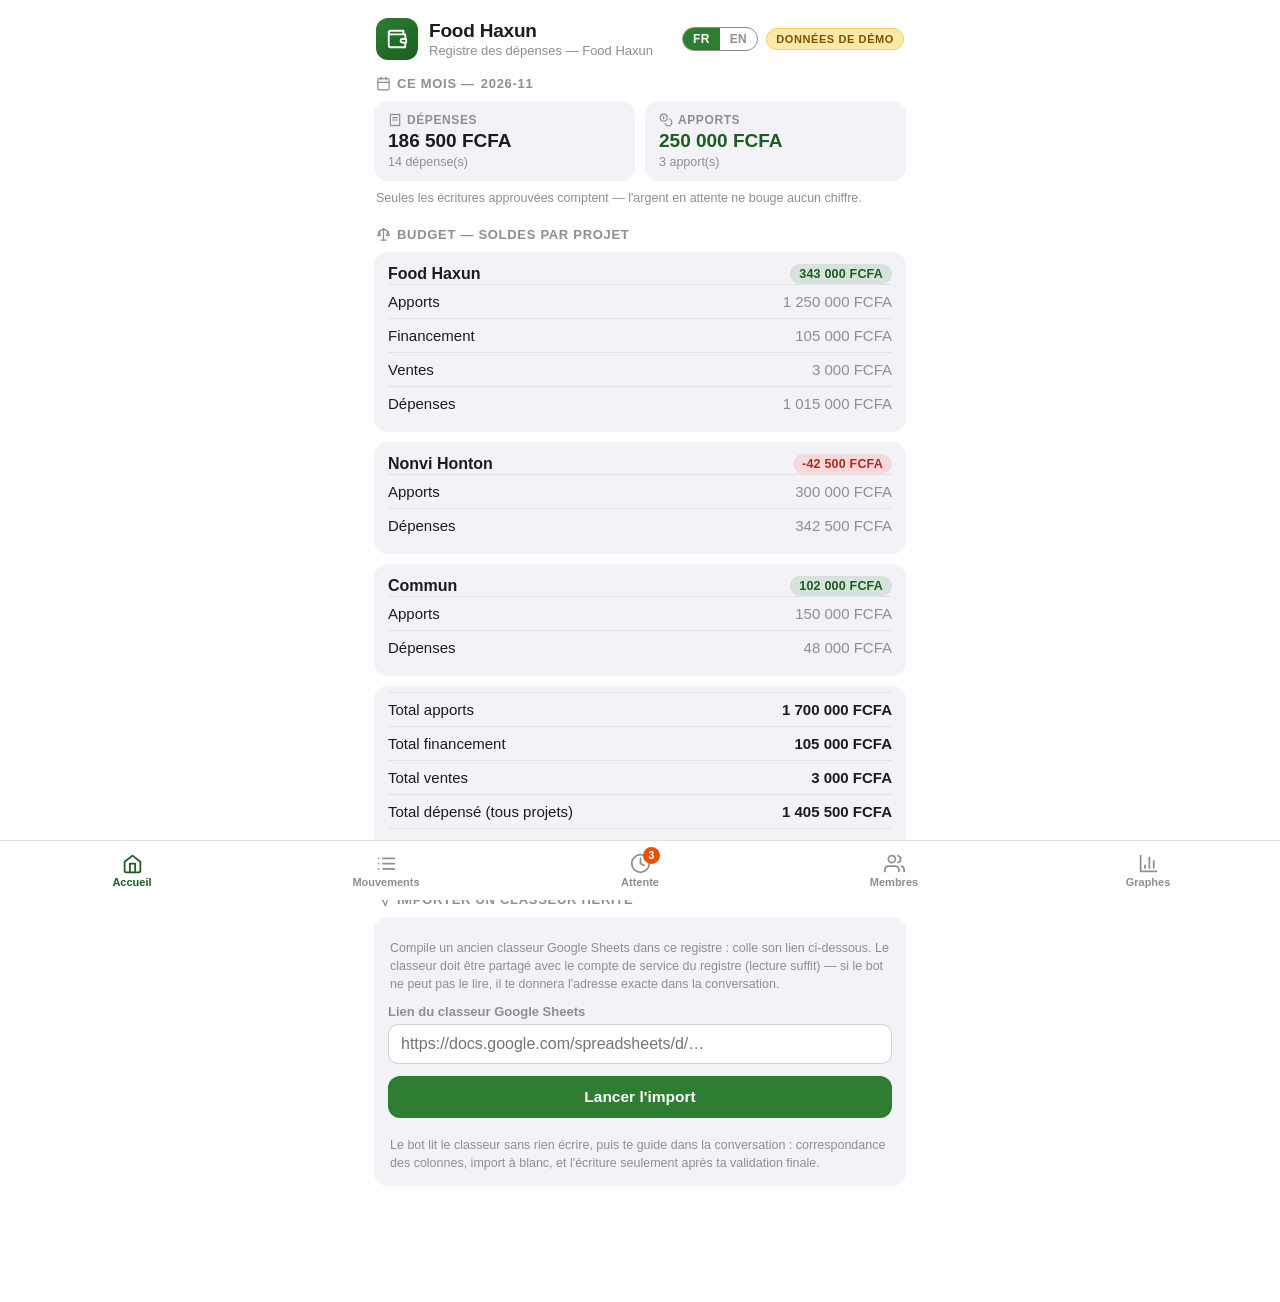
<file: index.html>
<!DOCTYPE html>
<html lang="fr">
<head>
<meta charset="UTF-8">
<meta name="viewport" content="width=device-width, initial-scale=1, viewport-fit=cover">
<title data-i18n="doc.title">BizExpensesTracker — Panneau du registre</title>
<script src="https://telegram.org/js/telegram-web-app.js"></script>
<link rel="stylesheet" href="app.css">
</head>
<body>

<!-- ===== Inline SVG icon set (no external assets) ===== -->
<svg width="0" height="0" style="position:absolute" aria-hidden="true">
  <defs>
    <symbol id="i-wallet" viewBox="0 0 24 24" fill="none" stroke="currentColor" stroke-width="2" stroke-linecap="round" stroke-linejoin="round">
      <path d="M21 12V7H5a2 2 0 0 1 0-4h14v4"/>
      <path d="M3 5v14a2 2 0 0 0 2 2h16v-5"/>
      <path d="M18 12a2 2 0 0 0 0 4h4v-4Z"/>
    </symbol>
    <symbol id="i-chart" viewBox="0 0 24 24" fill="none" stroke="currentColor" stroke-width="2" stroke-linecap="round" stroke-linejoin="round">
      <path d="M3 3v18h18"/>
      <path d="M18 17V9"/>
      <path d="M13 17V5"/>
      <path d="M8 17v-3"/>
    </symbol>
    <symbol id="i-users" viewBox="0 0 24 24" fill="none" stroke="currentColor" stroke-width="2" stroke-linecap="round" stroke-linejoin="round">
      <path d="M17 21v-2a4 4 0 0 0-4-4H5a4 4 0 0 0-4 4v2"/>
      <circle cx="9" cy="7" r="4"/>
      <path d="M23 21v-2a4 4 0 0 0-3-3.87"/>
      <path d="M16 3.13a4 4 0 0 1 0 7.75"/>
    </symbol>
    <symbol id="i-clock" viewBox="0 0 24 24" fill="none" stroke="currentColor" stroke-width="2" stroke-linecap="round" stroke-linejoin="round">
      <circle cx="12" cy="12" r="10"/>
      <path d="M12 6v6l4 2"/>
    </symbol>
    <symbol id="i-check" viewBox="0 0 24 24" fill="none" stroke="currentColor" stroke-width="2.5" stroke-linecap="round" stroke-linejoin="round">
      <path d="M20 6 9 17l-5-5"/>
    </symbol>
    <symbol id="i-x" viewBox="0 0 24 24" fill="none" stroke="currentColor" stroke-width="2.5" stroke-linecap="round" stroke-linejoin="round">
      <path d="M18 6 6 18"/>
      <path d="m6 6 12 12"/>
    </symbol>
    <symbol id="i-receipt" viewBox="0 0 24 24" fill="none" stroke="currentColor" stroke-width="2" stroke-linecap="round" stroke-linejoin="round">
      <path d="M4 2v20l2-1 2 1 2-1 2 1 2-1 2 1 2-1 2 1V2l-2 1-2-1-2 1-2-1-2 1-2-1-2 1Z"/>
      <path d="M8 8h8"/>
      <path d="M8 12h8"/>
    </symbol>
    <symbol id="i-calendar" viewBox="0 0 24 24" fill="none" stroke="currentColor" stroke-width="2" stroke-linecap="round" stroke-linejoin="round">
      <rect x="3" y="4" width="18" height="18" rx="2"/>
      <path d="M16 2v4"/>
      <path d="M8 2v4"/>
      <path d="M3 10h18"/>
    </symbol>
    <symbol id="i-scale" viewBox="0 0 24 24" fill="none" stroke="currentColor" stroke-width="2" stroke-linecap="round" stroke-linejoin="round">
      <path d="M12 3v18"/>
      <path d="M5 7l7-4 7 4"/>
      <path d="M3 13l2-6 2 6a3.5 3.5 0 0 1-4 0Z"/>
      <path d="M17 13l2-6 2 6a3.5 3.5 0 0 1-4 0Z"/>
      <path d="M8 21h8"/>
    </symbol>
    <symbol id="i-shield" viewBox="0 0 24 24" fill="none" stroke="currentColor" stroke-width="2" stroke-linecap="round" stroke-linejoin="round">
      <path d="M12 22s8-4 8-10V5l-8-3-8 3v7c0 6 8 10 8 10z"/>
    </symbol>
    <symbol id="i-coins" viewBox="0 0 24 24" fill="none" stroke="currentColor" stroke-width="2" stroke-linecap="round" stroke-linejoin="round">
      <circle cx="8" cy="8" r="6"/>
      <path d="M18.09 10.37A6 6 0 1 1 10.34 18"/>
      <path d="M7 6h1v4"/>
    </symbol>
    <symbol id="i-home" viewBox="0 0 24 24" fill="none" stroke="currentColor" stroke-width="2" stroke-linecap="round" stroke-linejoin="round">
      <path d="m3 10 9-7 9 7v10a2 2 0 0 1-2 2H5a2 2 0 0 1-2-2Z"/>
      <path d="M9 22V12h6v10"/>
    </symbol>
    <symbol id="i-list" viewBox="0 0 24 24" fill="none" stroke="currentColor" stroke-width="2" stroke-linecap="round" stroke-linejoin="round">
      <path d="M8 6h13"/>
      <path d="M8 12h13"/>
      <path d="M8 18h13"/>
      <path d="M3 6h.01"/>
      <path d="M3 12h.01"/>
      <path d="M3 18h.01"/>
    </symbol>
    <symbol id="i-plus" viewBox="0 0 24 24" fill="none" stroke="currentColor" stroke-width="2.5" stroke-linecap="round" stroke-linejoin="round">
      <path d="M12 5v14"/>
      <path d="M5 12h14"/>
    </symbol>
    <symbol id="i-search" viewBox="0 0 24 24" fill="none" stroke="currentColor" stroke-width="2" stroke-linecap="round" stroke-linejoin="round">
      <circle cx="11" cy="11" r="8"/>
      <path d="m21 21-4.3-4.3"/>
    </symbol>
    <symbol id="i-send" viewBox="0 0 24 24" fill="none" stroke="currentColor" stroke-width="2" stroke-linecap="round" stroke-linejoin="round">
      <path d="m22 2-7 20-4-9-9-4Z"/>
      <path d="M22 2 11 13"/>
    </symbol>
    <symbol id="i-image" viewBox="0 0 24 24" fill="none" stroke="currentColor" stroke-width="2" stroke-linecap="round" stroke-linejoin="round">
      <rect x="3" y="3" width="18" height="18" rx="2"/>
      <circle cx="9" cy="9" r="2"/>
      <path d="m21 15-3.1-3.1a2 2 0 0 0-2.8 0L6 21"/>
    </symbol>
  </defs>
</svg>

<header class="app-header">
  <div class="brand">
    <span class="brand-icon"><svg class="ic"><use href="#i-wallet"/></svg></span>
    <div class="brand-text">
      <h1 id="brand-name">BizExpensesTracker</h1>
      <p id="scope-line" data-i18n="scope.default">Registre des dépenses</p>
    </div>
  </div>
  <div class="lang-switch" role="group" aria-label="Language / Langue">
    <button type="button" id="lang-btn-fr" class="lang-btn">FR</button>
    <button type="button" id="lang-btn-en" class="lang-btn">EN</button>
  </div>
  <span id="demo-badge" class="demo-badge" hidden data-i18n="demo.badge">Données de démo</span>
</header>

<main id="panel-main" hidden>

  <!-- ============ Vue d'ensemble (Accueil / Budget / Ce mois) ============ -->
  <div class="view active" id="view-overview">
    <section id="teams-wrap" hidden>
      <div class="list-head">
        <h2><svg class="ic"><use href="#i-users"/></svg> <span data-i18n="teams.title">Mes équipes</span></h2>
      </div>
      <div class="card">
        <div id="teams-list"></div>
        <p class="hint-note" data-i18n="teams.hint">Le panneau affiche une équipe à la fois. Toucher une autre
        équipe demande au bot un panneau chargé pour elle — il arrive dans le chat,
        et ton choix est gardé pour la suite.</p>
      </div>
    </section>

    <!-- Financement (Stage 2, latent): this section stays hidden
         unless the snapshot carries a `growth` block — i.e. unless
         the register's « Financement » tab holds a real round. -->
    <section id="growth-wrap" hidden>
      <div class="list-head">
        <h2><svg class="ic"><use href="#i-coins"/></svg> <span data-i18n="growth.title">Financement</span></h2>
      </div>
      <div class="card">
        <div id="growth-list"></div>
        <div class="row"><span class="row-label" data-i18n="growth.total_raised">Total levé</span>
          <span class="row-value strong" id="growth-total"></span></div>
        <div class="row"><span class="row-label" data-i18n="growth.external">dont externe</span>
          <span class="row-value" id="growth-external"></span></div>
        <div class="row"><span class="row-label" data-i18n="growth.holders">Détenteurs au capital</span>
          <span class="row-value" id="growth-holders"></span></div>
      </div>
    </section>

    <section>
      <div class="list-head">
        <h2><svg class="ic"><use href="#i-calendar"/></svg> <span data-i18n="month.title_prefix">Ce mois — </span><span id="month-ym"></span></h2>
      </div>
      <div class="stat-tiles">
        <div class="stat-tile">
          <span class="stat-label"><svg class="ic"><use href="#i-receipt"/></svg> <span data-i18n="common.depenses">Dépenses</span></span>
          <span class="stat-value" id="month-dep"></span>
          <span class="stat-sub" id="month-dep-n"></span>
        </div>
        <div class="stat-tile">
          <span class="stat-label"><svg class="ic"><use href="#i-coins"/></svg> <span data-i18n="common.apports">Apports</span></span>
          <span class="stat-value" id="month-app"></span>
          <span class="stat-sub" id="month-app-n"></span>
        </div>
      </div>
      <p class="hint-note" data-i18n="month.hint">Seules les écritures approuvées comptent — l'argent en attente ne bouge aucun chiffre.</p>
    </section>

    <section>
      <div class="list-head">
        <h2><svg class="ic"><use href="#i-scale"/></svg> <span data-i18n="budget.title">Budget — soldes par projet</span></h2>
      </div>
      <div id="project-list" class="card-list"></div>
      <div class="card totals-card">
        <!-- Complete frame (Landry, 2026-11-06): EVERY component
             line always prints, 0 included — apports +
             financement + ventes − dépenses = solde global,
             checkable on screen. -->
        <div class="row"><span class="row-label" data-i18n="budget.total_apports">Total apports</span>
          <span class="row-value strong" id="tot-app"></span></div>
        <div class="row" id="tot-fin-row"><span class="row-label" data-i18n="budget.total_financement">Total financement</span>
          <span class="row-value strong" id="tot-fin"></span></div>
        <div class="row" id="tot-ventes-row"><span class="row-label" data-i18n="budget.total_ventes">Total ventes</span>
          <span class="row-value strong" id="tot-ventes"></span></div>
        <div class="row"><span class="row-label" data-i18n="budget.total_dep">Total dépensé (tous projets)</span>
          <span class="row-value strong" id="tot-dep"></span></div>
        <div class="row"><span class="row-label" data-i18n="budget.solde">Solde global</span>
          <span class="row-value strong" id="tot-solde"></span></div>
      </div>
    </section>

    <!-- Importer (Stage 3): PERMANENTLY visible — the entry point
         of the guided ingestion (bot-side /importer flow). The
         member pastes the foreign book's link here; « Lancer
         l'import » hands it to the bot (sendData start_import),
         which reads the book and runs the mapping confirmations
         as a button conversation in the DM. Nothing is written
         before the final « Lancer l'import » validation there. -->
    <section id="import-wrap">
      <div class="list-head">
        <h2><svg class="ic"><use href="#i-send"/></svg> Importer un classeur hérité</h2>
      </div>
      <div class="entry-form">
        <p class="hint-note">Compile un ancien classeur Google Sheets dans ce registre :
        colle son lien ci-dessous. Le classeur doit être partagé avec le compte de
        service du registre (lecture suffit) — si le bot ne peut pas le lire, il te
        donnera l'adresse exacte dans la conversation.</p>
        <label>Lien du classeur Google Sheets
          <input id="import-link" type="url" inputmode="url"
            placeholder="https://docs.google.com/spreadsheets/d/…">
        </label>
        <div class="form-actions">
          <button class="btn btn-approve" id="btn-import">Lancer l'import</button>
        </div>
        <p class="hint-note">Le bot lit le classeur sans rien écrire, puis te guide
        dans la conversation : correspondance des colonnes, import à blanc, et
        l'écriture seulement après ta validation finale.</p>
      </div>
    </section>
  </div>

  <!-- ============ Mouvements (Récentes / Recherche / Sans justificatif / + Dépense / + Apport) ============ -->
  <div class="view" id="view-entries">
    <section>
      <div class="create-row">
        <button class="btn btn-create" id="btn-new-depense"><svg class="ic"><use href="#i-plus"/></svg> <span data-i18n="entries.new_depense">Dépense</span></button>
        <button class="btn btn-create alt" id="btn-new-apport"><svg class="ic"><use href="#i-plus"/></svg> <span data-i18n="entries.new_apport">Apport</span></button>
      </div>

      <form id="form-depense" class="entry-form" hidden>
        <h3><svg class="ic"><use href="#i-receipt"/></svg> <span data-i18n="form.dep_title">Nouvelle dépense</span></h3>
        <label><span data-i18n="form.amount">Montant (FCFA)</span>
          <input id="fd-amount" type="number" inputmode="numeric" min="1" placeholder="ex. 15 000" data-i18n-ph="form.amount_ph" required>
        </label>
        <label><span data-i18n="form.desc">Libellé</span>
          <input id="fd-desc" type="text" maxlength="200" placeholder="Décris la dépense en une ligne" data-i18n-ph="form.desc_ph" required>
        </label>
        <label><span data-i18n="form.project">Projet</span>
          <select id="fd-project"></select>
        </label>
        <label><span data-i18n="form.category">Catégorie</span>
          <select id="fd-category"></select>
        </label>
        <label><span data-i18n="form.payer">Qui a payé ?</span>
          <select id="fd-payer"></select>
        </label>
        <label id="fd-funder-wrap" hidden><span data-i18n="form.funder">Financé par qui ?</span>
          <select id="fd-funder"></select>
        </label>
        <label><span data-i18n="form.method">Méthode de paiement</span>
          <select id="fd-method"></select>
        </label>
        <p class="hint-note" data-i18n-html="form.dep_hint">À l'envoi, la dépense part <strong>en attente</strong> : un second membre
        devra l'approuver. Le bot te demandera ensuite la photo du justificatif dans le chat —
        une seule photo, rien d'autre à faire.</p>
        <div class="form-actions">
          <button type="button" class="btn btn-ghost" data-close-form data-i18n="form.cancel">Annuler</button>
          <button type="submit" class="btn btn-approve" data-i18n="form.save">Enregistrer</button>
        </div>
      </form>

      <form id="form-apport" class="entry-form" hidden>
        <h3><svg class="ic"><use href="#i-coins"/></svg> <span data-i18n="form.app_title">Nouvel apport</span></h3>
        <label><span data-i18n="form.amount">Montant (FCFA)</span>
          <input id="fa-amount" type="number" inputmode="numeric" min="1" placeholder="ex. 50 000" data-i18n-ph="form.amount_ph" required>
        </label>
        <label><span data-i18n="form.project">Projet</span>
          <select id="fa-project"></select>
        </label>
        <label><span data-i18n="form.method_short">Méthode</span>
          <select id="fa-method"></select>
        </label>
        <p class="hint-note" data-i18n-html="form.app_hint">L'apport est saisi à ton nom et part <strong>en attente</strong> :
        un second membre devra l'approuver pour qu'il compte dans les participations.</p>
        <div class="form-actions">
          <button type="button" class="btn btn-ghost" data-close-form data-i18n="form.cancel">Annuler</button>
          <button type="submit" class="btn btn-approve" data-i18n="form.save">Enregistrer</button>
        </div>
      </form>
    </section>

    <section>
      <div class="search-box">
        <svg class="ic"><use href="#i-search"/></svg>
        <input id="search-input" type="search" placeholder="Chercher une dépense (mot-clé, projet, payeur…)" data-i18n-ph="search.ph">
      </div>
      <div class="chips" id="filter-chips">
        <button class="chip active" data-filter="all" data-i18n="chips.all">Toutes</button>
        <button class="chip" data-filter="depenses" data-i18n="chips.depenses">Dépenses</button>
        <button class="chip" data-filter="apports" data-i18n="chips.apports">Apports</button>
        <button class="chip" data-filter="missing" data-i18n="chips.missing">🧾 Sans justificatif</button>
      </div>
      <p class="hint-note" id="search-scope"></p>
      <div class="card">
        <div id="recent-list"></div>
        <div id="recent-apports-wrap" hidden>
          <h3 class="card-title" data-i18n="entries.recent_apports">Derniers apports</h3>
          <div id="recent-apports"></div>
        </div>
        <div id="missing-wrap" hidden>
          <h3 class="card-title" data-i18n="entries.missing_title">Sans justificatif</h3>
          <div id="missing-list"></div>
        </div>
        <p class="entry-meta pad" id="entries-empty" hidden data-i18n="entries.empty">Aucune écriture ne correspond.</p>
      </div>
    </section>
  </div>

  <!-- ============ En attente d'approbation ============ -->
  <div class="view" id="view-pending">
    <section>
      <div class="list-head">
        <h2><svg class="ic"><use href="#i-clock"/></svg> <span data-i18n="pending.title">En attente d'approbation</span></h2>
        <span id="pending-count" class="count-pill"></span>
      </div>
      <p class="hint-note" data-i18n="pending.hint">Règle des deux personnes : chaque écriture est validée par un second
      membre — jamais par celui qui a payé ni par celui qui l'a saisie. La première décision est finale.</p>
      <div id="pending-list" class="card-list"></div>
      <div id="pending-empty" class="empty-note" hidden>
        <p data-i18n-html="pending.empty"><strong>Rien en attente.</strong> Toutes les écritures sont décidées. ✅</p>
      </div>
    </section>
  </div>

  <!-- ============ Membres (Par membre / Participations) ============ -->
  <div class="view" id="view-members">
    <section>
      <div class="list-head">
        <h2><svg class="ic"><use href="#i-users"/></svg> <span data-i18n="members.title">Par membre — total apporté</span></h2>
      </div>
      <div class="card">
        <div id="member-list"></div>
      </div>
      <p class="hint-note" data-i18n="members.hint">« Voir le résumé » affiche le résumé d'un membre ici même.
      Sur le résumé, « Envoyer dans le chat » le poste aussi en image dans ta conversation.</p>
    </section>
    <section id="participations-wrap" hidden>
      <div class="list-head">
        <h2><svg class="ic"><use href="#i-scale"/></svg> <span data-i18n="part.section_title">Participations — par projet</span></h2>
      </div>
      <div class="card">
        <div id="participations-list"></div>
      </div>
      <p class="hint-note" data-i18n="part.adjust_hint">Touche un membre d'un projet pour ajuster sa participation : le retirer du projet, lui donner une part personnalisée, ou corriger son montant.</p>
    </section>
    <section id="adjust-wrap" hidden>
      <form id="form-adjust" class="entry-form">
        <h3><svg class="ic"><use href="#i-scale"/></svg> <span data-i18n="adj.title">Ajuster la participation</span></h3>
        <p class="entry-meta" id="adj-context"></p>
        <p class="entry-meta" id="adj-current" hidden></p>
        <div class="adj-opts" id="adj-opts">
          <button type="button" class="adj-opt" data-kind="retirer">
            <span class="adj-opt-name" data-i18n="adj.opt_retirer">Retirer du projet</span>
            <span class="adj-opt-sub" data-i18n="adj.opt_retirer_sub">Le montant se divise entre les membres restants.</span>
          </button>
          <button type="button" class="adj-opt" data-kind="part">
            <span class="adj-opt-name" data-i18n="adj.opt_part">Part personnalisée</span>
            <span class="adj-opt-sub" data-i18n="adj.opt_part_sub">Un % du projet, au lieu du partage égal.</span>
          </button>
          <button type="button" class="adj-opt" data-kind="corriger">
            <span class="adj-opt-name" data-i18n="adj.opt_corriger">Corriger le montant</span>
            <span class="adj-opt-sub" data-i18n="adj.opt_corriger_sub">Le montant exact de sa part.</span>
          </button>
        </div>
        <label id="adj-field" hidden><span id="adj-field-label"></span>
          <input id="adj-input" type="number" inputmode="decimal" min="0">
        </label>
        <div id="adj-preview" hidden>
          <h4 class="adj-preview-title" data-i18n="adj.preview_title">Après l'ajustement</h4>
          <div id="adj-preview-body"></div>
        </div>
        <p class="hint-note" id="adj-error" hidden></p>
        <div class="form-actions">
          <button type="button" class="btn btn-ghost" id="adj-back" data-i18n="form.cancel">Annuler</button>
          <button type="submit" class="btn btn-approve" id="adj-apply" data-i18n="adj.apply">Appliquer</button>
        </div>
        <button type="button" class="btn btn-ghost adj-cancel" id="adj-cancel" hidden data-i18n="adj.cancel_adj">Annuler l'ajustement</button>
      </form>
    </section>
  </div>

  <!-- ============ Graphiques ============ -->
  <div class="view" id="view-charts">
    <section>
      <div class="list-head">
        <h2><svg class="ic"><use href="#i-chart"/></svg> <span data-i18n="charts.by_category">Dépenses par catégorie</span></h2>
      </div>
      <div class="card chart-card" id="chart-category"></div>
    </section>
    <section>
      <div class="list-head">
        <h2><svg class="ic"><use href="#i-chart"/></svg> <span data-i18n="charts.by_project">Dépenses par projet</span></h2>
      </div>
      <div class="card chart-card" id="chart-project"></div>
    </section>
    <section>
      <div class="list-head">
        <h2><svg class="ic"><use href="#i-calendar"/></svg> <span data-i18n="charts.trend">Tendance — dépenses par mois</span></h2>
      </div>
      <div class="card chart-card" id="chart-months"></div>
    </section>
    <section>
      <div class="list-head">
        <h2><svg class="ic"><use href="#i-image"/></svg> <span data-i18n="charts.summaries">Résumés du registre</span></h2>
      </div>
      <div class="card">
        <p class="hint-note" data-i18n="charts.summaries_hint">Touche un résumé pour l'afficher ici même. Sur le résumé,
        « Envoyer dans le chat » le poste aussi en image dans ta conversation —
        les mêmes images que le /voir du bot.</p>
        <div class="send-list">
          <button class="btn btn-send" data-chart="dashboard" data-i18n="card.dashboard_title">📈 Tableau de bord</button>
          <button class="btn btn-send" data-chart="pilotage" data-i18n="card.pilotage_title">🧭 Ce qui reste à faire</button>
          <button class="btn btn-send" data-chart="startup" data-i18n="card.startup_title">🔥 Vue d'ensemble</button>
        </div>
        <h3 class="card-title" data-i18n="charts.by_project_cards">Résumés par projet</h3>
        <div class="send-list" id="project-cards"></div>
      </div>
    </section>
  </div>

  <!-- ============ Résumé affiché dans le panneau ============
       Member / project / dashboard / pilotage / startup cards open
       HERE (Landry, 2026-11-06: requested from the panel ->
       displayed in the panel), rendered natively from the snapshot.
       The foot button is the explicit chat delivery: the bot posts
       the same résumé as an image in the DM (send_chart). -->
  <div class="view" id="view-card">
    <section>
      <div class="list-head">
        <button class="btn btn-mini" id="card-back" data-i18n="card.back">← Retour</button>
        <h2 id="card-title"></h2>
      </div>
      <div class="card" id="card-body"></div>
      <div class="send-list">
        <button class="btn btn-send" id="card-send"><svg class="ic"><use href="#i-send"/></svg> <span data-i18n="common.send_to_chat">Envoyer dans le chat</span></button>
      </div>
      <p class="hint-note" id="card-note"></p>
    </section>
  </div>
</main>

<nav id="tabbar" hidden>
  <button class="tab active" data-view="overview"><svg class="ic"><use href="#i-home"/></svg><span data-i18n="tab.overview">Accueil</span></button>
  <button class="tab" data-view="entries"><svg class="ic"><use href="#i-list"/></svg><span data-i18n="tab.entries">Mouvements</span></button>
  <button class="tab" data-view="pending"><svg class="ic"><use href="#i-clock"/></svg><span data-i18n="tab.pending">Attente</span><span class="tab-badge" id="tab-pending-badge" hidden></span></button>
  <button class="tab" data-view="members"><svg class="ic"><use href="#i-users"/></svg><span data-i18n="tab.members">Membres</span></button>
  <button class="tab" data-view="charts"><svg class="ic"><use href="#i-chart"/></svg><span data-i18n="tab.charts">Graphes</span></button>
</nav>

<div id="panel-empty" class="empty-note" hidden>
  <svg class="ic lg"><use href="#i-shield"/></svg>
  <p data-i18n-html="empty.title"><strong>Panneau réservé aux membres du registre.</strong></p>
  <p data-i18n-html="empty.body">Ouvre ce panneau depuis <strong>/start</strong> ou <strong>/voir</strong>
  dans ta conversation privée avec <strong>@bizexpensestracker_bot</strong> —
  c'est le bot qui charge les chiffres, signés et à jour.</p>
</div>

<div id="toast" class="toast" role="status" aria-live="polite"></div>

<script src="app.js"></script>
</body>
</html>
</file>
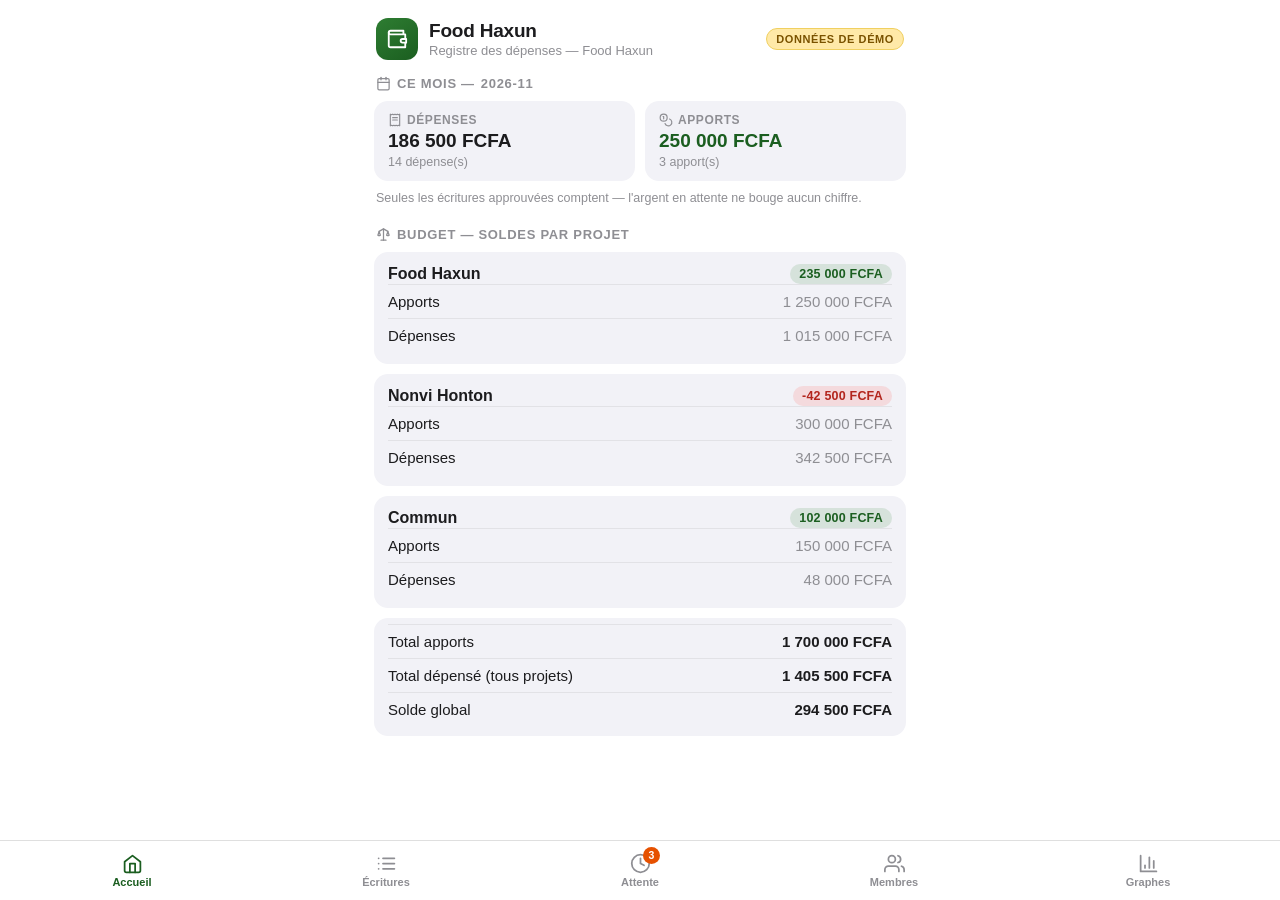
<file: miniapp/index.html>
<!DOCTYPE html>
<html lang="fr">
<head>
<meta charset="UTF-8">
<meta name="viewport" content="width=device-width, initial-scale=1, viewport-fit=cover">
<title>BizExpensesTracker — Panneau du registre</title>
<script src="https://telegram.org/js/telegram-web-app.js"></script>
<link rel="stylesheet" href="app.css">
</head>
<body>

<!-- ===== Inline SVG icon set (no external assets) ===== -->
<svg width="0" height="0" style="position:absolute" aria-hidden="true">
  <defs>
    <symbol id="i-wallet" viewBox="0 0 24 24" fill="none" stroke="currentColor" stroke-width="2" stroke-linecap="round" stroke-linejoin="round">
      <path d="M21 12V7H5a2 2 0 0 1 0-4h14v4"/>
      <path d="M3 5v14a2 2 0 0 0 2 2h16v-5"/>
      <path d="M18 12a2 2 0 0 0 0 4h4v-4Z"/>
    </symbol>
    <symbol id="i-chart" viewBox="0 0 24 24" fill="none" stroke="currentColor" stroke-width="2" stroke-linecap="round" stroke-linejoin="round">
      <path d="M3 3v18h18"/>
      <path d="M18 17V9"/>
      <path d="M13 17V5"/>
      <path d="M8 17v-3"/>
    </symbol>
    <symbol id="i-users" viewBox="0 0 24 24" fill="none" stroke="currentColor" stroke-width="2" stroke-linecap="round" stroke-linejoin="round">
      <path d="M17 21v-2a4 4 0 0 0-4-4H5a4 4 0 0 0-4 4v2"/>
      <circle cx="9" cy="7" r="4"/>
      <path d="M23 21v-2a4 4 0 0 0-3-3.87"/>
      <path d="M16 3.13a4 4 0 0 1 0 7.75"/>
    </symbol>
    <symbol id="i-clock" viewBox="0 0 24 24" fill="none" stroke="currentColor" stroke-width="2" stroke-linecap="round" stroke-linejoin="round">
      <circle cx="12" cy="12" r="10"/>
      <path d="M12 6v6l4 2"/>
    </symbol>
    <symbol id="i-check" viewBox="0 0 24 24" fill="none" stroke="currentColor" stroke-width="2.5" stroke-linecap="round" stroke-linejoin="round">
      <path d="M20 6 9 17l-5-5"/>
    </symbol>
    <symbol id="i-x" viewBox="0 0 24 24" fill="none" stroke="currentColor" stroke-width="2.5" stroke-linecap="round" stroke-linejoin="round">
      <path d="M18 6 6 18"/>
      <path d="m6 6 12 12"/>
    </symbol>
    <symbol id="i-receipt" viewBox="0 0 24 24" fill="none" stroke="currentColor" stroke-width="2" stroke-linecap="round" stroke-linejoin="round">
      <path d="M4 2v20l2-1 2 1 2-1 2 1 2-1 2 1 2-1 2 1V2l-2 1-2-1-2 1-2-1-2 1-2-1-2 1Z"/>
      <path d="M8 8h8"/>
      <path d="M8 12h8"/>
    </symbol>
    <symbol id="i-calendar" viewBox="0 0 24 24" fill="none" stroke="currentColor" stroke-width="2" stroke-linecap="round" stroke-linejoin="round">
      <rect x="3" y="4" width="18" height="18" rx="2"/>
      <path d="M16 2v4"/>
      <path d="M8 2v4"/>
      <path d="M3 10h18"/>
    </symbol>
    <symbol id="i-scale" viewBox="0 0 24 24" fill="none" stroke="currentColor" stroke-width="2" stroke-linecap="round" stroke-linejoin="round">
      <path d="M12 3v18"/>
      <path d="M5 7l7-4 7 4"/>
      <path d="M3 13l2-6 2 6a3.5 3.5 0 0 1-4 0Z"/>
      <path d="M17 13l2-6 2 6a3.5 3.5 0 0 1-4 0Z"/>
      <path d="M8 21h8"/>
    </symbol>
    <symbol id="i-shield" viewBox="0 0 24 24" fill="none" stroke="currentColor" stroke-width="2" stroke-linecap="round" stroke-linejoin="round">
      <path d="M12 22s8-4 8-10V5l-8-3-8 3v7c0 6 8 10 8 10z"/>
    </symbol>
    <symbol id="i-coins" viewBox="0 0 24 24" fill="none" stroke="currentColor" stroke-width="2" stroke-linecap="round" stroke-linejoin="round">
      <circle cx="8" cy="8" r="6"/>
      <path d="M18.09 10.37A6 6 0 1 1 10.34 18"/>
      <path d="M7 6h1v4"/>
    </symbol>
    <symbol id="i-home" viewBox="0 0 24 24" fill="none" stroke="currentColor" stroke-width="2" stroke-linecap="round" stroke-linejoin="round">
      <path d="m3 10 9-7 9 7v10a2 2 0 0 1-2 2H5a2 2 0 0 1-2-2Z"/>
      <path d="M9 22V12h6v10"/>
    </symbol>
    <symbol id="i-list" viewBox="0 0 24 24" fill="none" stroke="currentColor" stroke-width="2" stroke-linecap="round" stroke-linejoin="round">
      <path d="M8 6h13"/>
      <path d="M8 12h13"/>
      <path d="M8 18h13"/>
      <path d="M3 6h.01"/>
      <path d="M3 12h.01"/>
      <path d="M3 18h.01"/>
    </symbol>
    <symbol id="i-plus" viewBox="0 0 24 24" fill="none" stroke="currentColor" stroke-width="2.5" stroke-linecap="round" stroke-linejoin="round">
      <path d="M12 5v14"/>
      <path d="M5 12h14"/>
    </symbol>
    <symbol id="i-search" viewBox="0 0 24 24" fill="none" stroke="currentColor" stroke-width="2" stroke-linecap="round" stroke-linejoin="round">
      <circle cx="11" cy="11" r="8"/>
      <path d="m21 21-4.3-4.3"/>
    </symbol>
    <symbol id="i-send" viewBox="0 0 24 24" fill="none" stroke="currentColor" stroke-width="2" stroke-linecap="round" stroke-linejoin="round">
      <path d="m22 2-7 20-4-9-9-4Z"/>
      <path d="M22 2 11 13"/>
    </symbol>
    <symbol id="i-image" viewBox="0 0 24 24" fill="none" stroke="currentColor" stroke-width="2" stroke-linecap="round" stroke-linejoin="round">
      <rect x="3" y="3" width="18" height="18" rx="2"/>
      <circle cx="9" cy="9" r="2"/>
      <path d="m21 15-3.1-3.1a2 2 0 0 0-2.8 0L6 21"/>
    </symbol>
  </defs>
</svg>

<header class="app-header">
  <div class="brand">
    <span class="brand-icon"><svg class="ic"><use href="#i-wallet"/></svg></span>
    <div class="brand-text">
      <h1 id="brand-name">BizExpensesTracker</h1>
      <p id="scope-line">Registre des dépenses</p>
    </div>
  </div>
  <span id="demo-badge" class="demo-badge" hidden>Données de démo</span>
</header>

<main id="panel-main" hidden>

  <!-- ============ Vue d'ensemble (Accueil / Budget / Ce mois) ============ -->
  <div class="view active" id="view-overview">
    <section id="teams-wrap" hidden>
      <div class="list-head">
        <h2><svg class="ic"><use href="#i-users"/></svg> Mes équipes</h2>
      </div>
      <div class="card">
        <div id="teams-list"></div>
        <p class="hint-note">Le panneau affiche une équipe à la fois. Toucher une autre
        équipe demande au bot un panneau chargé pour elle — il arrive dans le chat,
        et ton choix est gardé pour la suite.</p>
      </div>
    </section>

    <!-- Financement (Stage 2, latent): this section stays hidden
         unless the snapshot carries a `growth` block — i.e. unless
         the register's « Financement » tab holds a real round. -->
    <section id="growth-wrap" hidden>
      <div class="list-head">
        <h2><svg class="ic"><use href="#i-coins"/></svg> Financement</h2>
      </div>
      <div class="card">
        <div id="growth-list"></div>
        <div class="row"><span class="row-label">Total levé</span>
          <span class="row-value strong" id="growth-total"></span></div>
        <div class="row"><span class="row-label">dont externe</span>
          <span class="row-value" id="growth-external"></span></div>
        <div class="row"><span class="row-label">Détenteurs au capital</span>
          <span class="row-value" id="growth-holders"></span></div>
      </div>
    </section>

    <section>
      <div class="list-head">
        <h2><svg class="ic"><use href="#i-calendar"/></svg> Ce mois — <span id="month-ym"></span></h2>
      </div>
      <div class="stat-tiles">
        <div class="stat-tile">
          <span class="stat-label"><svg class="ic"><use href="#i-receipt"/></svg> Dépenses</span>
          <span class="stat-value" id="month-dep"></span>
          <span class="stat-sub" id="month-dep-n"></span>
        </div>
        <div class="stat-tile">
          <span class="stat-label"><svg class="ic"><use href="#i-coins"/></svg> Apports</span>
          <span class="stat-value" id="month-app"></span>
          <span class="stat-sub" id="month-app-n"></span>
        </div>
      </div>
      <p class="hint-note">Seules les écritures approuvées comptent — l'argent en attente ne bouge aucun chiffre.</p>
    </section>

    <section>
      <div class="list-head">
        <h2><svg class="ic"><use href="#i-scale"/></svg> Budget — soldes par projet</h2>
      </div>
      <div id="project-list" class="card-list"></div>
      <div class="card totals-card">
        <div class="row"><span class="row-label">Total apports</span>
          <span class="row-value strong" id="tot-app"></span></div>
        <div class="row"><span class="row-label">Total dépensé (tous projets)</span>
          <span class="row-value strong" id="tot-dep"></span></div>
        <div class="row"><span class="row-label">Solde global</span>
          <span class="row-value strong" id="tot-solde"></span></div>
      </div>
    </section>
  </div>

  <!-- ============ Écritures (Récentes / Recherche / Sans justificatif / + Dépense / + Apport) ============ -->
  <div class="view" id="view-entries">
    <section>
      <div class="create-row">
        <button class="btn btn-create" id="btn-new-depense"><svg class="ic"><use href="#i-plus"/></svg> Dépense</button>
        <button class="btn btn-create alt" id="btn-new-apport"><svg class="ic"><use href="#i-plus"/></svg> Apport</button>
      </div>

      <form id="form-depense" class="entry-form" hidden>
        <h3><svg class="ic"><use href="#i-receipt"/></svg> Nouvelle dépense</h3>
        <label>Montant (FCFA)
          <input id="fd-amount" type="number" inputmode="numeric" min="1" placeholder="ex. 15 000" required>
        </label>
        <label>Libellé
          <input id="fd-desc" type="text" maxlength="200" placeholder="Décris la dépense en une ligne" required>
        </label>
        <label>Projet
          <select id="fd-project"></select>
        </label>
        <label>Catégorie
          <select id="fd-category"></select>
        </label>
        <label>Qui a payé ?
          <select id="fd-payer"></select>
        </label>
        <label id="fd-funder-wrap" hidden>Financé par qui ?
          <select id="fd-funder"></select>
        </label>
        <label>Méthode de paiement
          <select id="fd-method"></select>
        </label>
        <p class="hint-note">À l'envoi, la dépense part <strong>en attente</strong> : un second membre
        devra l'approuver. Le bot te demandera ensuite la photo du justificatif dans le chat —
        une seule photo, rien d'autre à faire.</p>
        <div class="form-actions">
          <button type="button" class="btn btn-ghost" data-close-form>Annuler</button>
          <button type="submit" class="btn btn-approve">Enregistrer</button>
        </div>
      </form>

      <form id="form-apport" class="entry-form" hidden>
        <h3><svg class="ic"><use href="#i-coins"/></svg> Nouvel apport</h3>
        <label>Montant (FCFA)
          <input id="fa-amount" type="number" inputmode="numeric" min="1" placeholder="ex. 50 000" required>
        </label>
        <label>Projet
          <select id="fa-project"></select>
        </label>
        <label>Méthode
          <select id="fa-method"></select>
        </label>
        <p class="hint-note">L'apport est saisi à ton nom et part <strong>en attente</strong> :
        un second membre devra l'approuver pour qu'il compte dans les participations.</p>
        <div class="form-actions">
          <button type="button" class="btn btn-ghost" data-close-form>Annuler</button>
          <button type="submit" class="btn btn-approve">Enregistrer</button>
        </div>
      </form>
    </section>

    <section>
      <div class="search-box">
        <svg class="ic"><use href="#i-search"/></svg>
        <input id="search-input" type="search" placeholder="Chercher une dépense (mot-clé, projet, payeur…)">
      </div>
      <div class="chips" id="filter-chips">
        <button class="chip active" data-filter="all">Toutes</button>
        <button class="chip" data-filter="depenses">Dépenses</button>
        <button class="chip" data-filter="apports">Apports</button>
        <button class="chip" data-filter="missing">🧾 Sans justificatif</button>
      </div>
      <p class="hint-note" id="search-scope"></p>
      <div class="card">
        <div id="recent-list"></div>
        <div id="recent-apports-wrap" hidden>
          <h3 class="card-title">Derniers apports</h3>
          <div id="recent-apports"></div>
        </div>
        <div id="missing-wrap" hidden>
          <h3 class="card-title">Sans justificatif</h3>
          <div id="missing-list"></div>
        </div>
        <p class="entry-meta pad" id="entries-empty" hidden>Aucune écriture ne correspond.</p>
      </div>
    </section>
  </div>

  <!-- ============ En attente d'approbation ============ -->
  <div class="view" id="view-pending">
    <section>
      <div class="list-head">
        <h2><svg class="ic"><use href="#i-clock"/></svg> En attente d'approbation</h2>
        <span id="pending-count" class="count-pill"></span>
      </div>
      <p class="hint-note">Règle des deux personnes : chaque écriture est validée par un second
      membre — jamais par celui qui a payé ni par celui qui l'a saisie. La première décision est finale.</p>
      <div id="pending-list" class="card-list"></div>
      <div id="pending-empty" class="empty-note" hidden>
        <p><strong>Rien en attente.</strong> Toutes les écritures sont décidées. ✅</p>
      </div>
    </section>
  </div>

  <!-- ============ Membres (Par membre / Participations) ============ -->
  <div class="view" id="view-members">
    <section>
      <div class="list-head">
        <h2><svg class="ic"><use href="#i-users"/></svg> Par membre — total apporté</h2>
      </div>
      <div class="card">
        <div id="member-list"></div>
      </div>
      <p class="hint-note">« Voir la carte » affiche la carte d'un membre ici même.
      Sur la carte, « Envoyer dans le chat » la poste aussi en image dans ta conversation.</p>
    </section>
    <section id="participations-wrap" hidden>
      <div class="list-head">
        <h2><svg class="ic"><use href="#i-scale"/></svg> Participations — par projet</h2>
      </div>
      <div class="card">
        <div id="participations-list"></div>
      </div>
    </section>
  </div>

  <!-- ============ Graphiques ============ -->
  <div class="view" id="view-charts">
    <section>
      <div class="list-head">
        <h2><svg class="ic"><use href="#i-chart"/></svg> Dépenses par catégorie</h2>
      </div>
      <div class="card chart-card" id="chart-category"></div>
    </section>
    <section>
      <div class="list-head">
        <h2><svg class="ic"><use href="#i-chart"/></svg> Dépenses par projet</h2>
      </div>
      <div class="card chart-card" id="chart-project"></div>
    </section>
    <section>
      <div class="list-head">
        <h2><svg class="ic"><use href="#i-calendar"/></svg> Tendance — dépenses par mois</h2>
      </div>
      <div class="card chart-card" id="chart-months"></div>
    </section>
    <section>
      <div class="list-head">
        <h2><svg class="ic"><use href="#i-image"/></svg> Cartes du registre</h2>
      </div>
      <div class="card">
        <p class="hint-note">Touche une carte pour l'afficher ici même. Sur la carte,
        « Envoyer dans le chat » la poste aussi en image dans ta conversation —
        les mêmes images que le /voir du bot.</p>
        <div class="send-list">
          <button class="btn btn-send" data-chart="dashboard">📈 Tableau de bord</button>
          <button class="btn btn-send" data-chart="pilotage">🧭 Pilotage</button>
          <button class="btn btn-send" data-chart="startup">🔥 Vue startup</button>
        </div>
        <h3 class="card-title">Cartes par projet</h3>
        <div class="send-list" id="project-cards"></div>
      </div>
    </section>
  </div>

  <!-- ============ Carte affichée dans le panneau ============
       Member / project / dashboard / pilotage / startup cards open
       HERE (Landry, 2026-11-06: requested from the panel ->
       displayed in the panel), rendered natively from the snapshot.
       The foot button is the explicit chat delivery: the bot posts
       the same card as an image in the DM (send_chart). -->
  <div class="view" id="view-card">
    <section>
      <div class="list-head">
        <button class="btn btn-mini" id="card-back">← Retour</button>
        <h2 id="card-title"></h2>
      </div>
      <div class="card" id="card-body"></div>
      <div class="send-list">
        <button class="btn btn-send" id="card-send"><svg class="ic"><use href="#i-send"/></svg> Envoyer dans le chat</button>
      </div>
      <p class="hint-note" id="card-note"></p>
    </section>
  </div>
</main>

<nav id="tabbar" hidden>
  <button class="tab active" data-view="overview"><svg class="ic"><use href="#i-home"/></svg><span>Accueil</span></button>
  <button class="tab" data-view="entries"><svg class="ic"><use href="#i-list"/></svg><span>Écritures</span></button>
  <button class="tab" data-view="pending"><svg class="ic"><use href="#i-clock"/></svg><span>Attente</span><span class="tab-badge" id="tab-pending-badge" hidden></span></button>
  <button class="tab" data-view="members"><svg class="ic"><use href="#i-users"/></svg><span>Membres</span></button>
  <button class="tab" data-view="charts"><svg class="ic"><use href="#i-chart"/></svg><span>Graphes</span></button>
</nav>

<div id="panel-empty" class="empty-note" hidden>
  <svg class="ic lg"><use href="#i-shield"/></svg>
  <p><strong>Panneau réservé aux membres du registre.</strong></p>
  <p>Ouvre ce panneau depuis <strong>/start</strong> ou <strong>/voir</strong>
  dans ta conversation privée avec <strong>@bizexpensestracker_bot</strong> —
  c'est le bot qui charge les chiffres, signés et à jour.</p>
</div>

<div id="toast" class="toast" role="status" aria-live="polite"></div>

<script src="app.js"></script>
</body>
</html>
</file>
<file: app.css>
/* BizExpensesTracker Mini App — styled from Telegram theme params,
   so it follows the user's Telegram theme (light & dark) automatically.
   The --green defaults below ARE Food Haxun's theme set (chart.py:
   GREEN #2e7d32, DGREEN #1b5e20); app.js applyTheme() overrides
   them per scope from the snapshot's theme block (per-team themes),
   so another team sees its own name and colours. */

:root {
  --bg: var(--tg-theme-bg-color, #ffffff);
  --text: var(--tg-theme-text-color, #1c1c1e);
  --hint: var(--tg-theme-hint-color, #8e8e93);
  --link: var(--tg-theme-link-color, #2481cc);
  --btn: var(--tg-theme-button-color, #2481cc);
  --btn-text: var(--tg-theme-button-text-color, #ffffff);
  --sec-bg: var(--tg-theme-secondary-bg-color, #f2f2f7);
  --sec-header: var(--tg-theme-section-header-text-color, var(--tg-theme-hint-color, #8e8e93));
  --destructive: var(--tg-theme-destructive-text-color, #ff3b30);
  --green: #2e7d32;
  --green-dark: #1b5e20;
  --radius: 14px;
}

* { box-sizing: border-box; margin: 0; padding: 0; }

html, body {
  background: var(--bg);
  color: var(--text);
  font-family: -apple-system, BlinkMacSystemFont, "Segoe UI", Roboto, "Helvetica Neue", Arial, sans-serif;
  -webkit-font-smoothing: antialiased;
  overscroll-behavior: none;
}

body { padding: 14px 14px calc(96px + env(safe-area-inset-bottom)); max-width: 560px; margin: 0 auto; }

.ic { width: 18px; height: 18px; flex: none; vertical-align: -3px; }
.ic.lg { width: 34px; height: 34px; color: var(--hint); }

section { margin-bottom: 20px; }

/* ---------- header ---------- */
.app-header {
  display: flex; align-items: center; justify-content: space-between;
  padding: 4px 2px 14px;
}
.brand { display: flex; align-items: center; gap: 11px; }
.brand-icon {
  width: 42px; height: 42px; border-radius: 12px;
  background: linear-gradient(145deg, var(--green), var(--green-dark));
  color: #ffffff;
  display: flex; align-items: center; justify-content: center;
}
.brand-icon .ic { width: 22px; height: 22px; }
.brand-text h1 { font-size: 19px; font-weight: 700; letter-spacing: -0.2px; }
.brand-text p { font-size: 13px; color: var(--hint); margin-top: 1px; }

.demo-badge {
  font-size: 11px; font-weight: 700; text-transform: uppercase; letter-spacing: 0.6px;
  color: #7a5200; background: #ffe9a8; border: 1px solid #f0d060;
  padding: 4px 9px; border-radius: 999px;
}

/* Display-language switch (FR|EN): compact, header-right; the
 * active side is filled with the scope's accent colour. */
.lang-switch {
  display: flex; gap: 0; margin-left: auto; margin-right: 8px;
  border: 1px solid var(--hint); border-radius: 999px; overflow: hidden;
}
.lang-btn {
  font: inherit; font-size: 12px; font-weight: 700; letter-spacing: 0.4px;
  padding: 4px 10px; border: 0; background: transparent; color: var(--hint);
  cursor: pointer;
}
.lang-btn.active { background: var(--green); color: #ffffff; }

/* ---------- section heads ---------- */
.list-head { display: flex; align-items: center; gap: 8px; margin: 2px 2px 10px; }
.list-head h2 {
  font-size: 13px; font-weight: 600; text-transform: uppercase; letter-spacing: 0.7px;
  color: var(--sec-header); display: flex; align-items: center; gap: 6px;
}
.list-head h2 .ic { width: 15px; height: 15px; }
.count-pill {
  font-size: 12px; font-weight: 600; color: #ffffff;
  background: #e65100; border-radius: 999px; padding: 2px 9px;
}
.count-pill:empty { display: none; }

/* ---------- cards & rows ---------- */
.card-list { display: flex; flex-direction: column; gap: 10px; }
.card { background: var(--sec-bg); border-radius: var(--radius); padding: 6px 14px 10px; }
.card-title {
  font-size: 12px; font-weight: 600; text-transform: uppercase; letter-spacing: 0.7px;
  color: var(--sec-header); padding: 12px 0 2px;
}

/* participations: one labelled block per project + the global block */
.part-block + .part-block { margin-top: 10px; }
.part-title {
  font-size: 13.5px; font-weight: 650; color: var(--text);
  padding: 10px 0 0;
}
.part-block:first-child .part-title { padding-top: 4px; }

.proj-card, .pending-card {
  background: var(--sec-bg); border-radius: var(--radius); padding: 12px 14px;
}
.pc-top { display: flex; align-items: flex-start; justify-content: space-between; gap: 10px; }
.pc-name { font-size: 16px; font-weight: 650; line-height: 1.25; }

.row {
  display: flex; align-items: center; justify-content: space-between; gap: 14px;
  padding: 8px 0; border-top: 1px solid rgba(128, 128, 128, 0.14);
}
.proj-card .row:first-of-type { margin-top: 6px; }
.row-label { font-size: 15px; }
.row-value { font-size: 15px; color: var(--hint); text-align: right; }
.row-value.strong { color: var(--text); font-weight: 650; white-space: nowrap; }
.mono { font-family: ui-monospace, "SF Mono", Menlo, Consolas, monospace; font-size: 12.5px; color: var(--hint); }

/* ---------- pills ---------- */
.pill {
  font-size: 12.5px; font-weight: 700; letter-spacing: 0.2px;
  padding: 3px 9px; border-radius: 999px; white-space: nowrap;
}
.st-pos { color: var(--green-dark); background: rgba(46, 125, 50, 0.14); }
.st-neg { color: #b3261e; background: rgba(255, 59, 48, 0.13); }
/* Neutral reference pill (participations écarts): a muted repère,
   never a verdict colour. */
.pill-ref { color: var(--hint); background: var(--sec-bg); }
.part-facts { display: block; margin: 2px 0 6px; }

/* ---------- month tiles ---------- */
.stat-tiles { display: grid; grid-template-columns: 1fr 1fr; gap: 10px; }
.stat-tile {
  background: var(--sec-bg); border-radius: var(--radius); padding: 12px 14px;
  display: flex; flex-direction: column; gap: 3px;
}
.stat-label {
  font-size: 12px; font-weight: 600; text-transform: uppercase; letter-spacing: 0.6px;
  color: var(--sec-header); display: flex; align-items: center; gap: 5px;
}
.stat-label .ic { width: 14px; height: 14px; }
.stat-value { font-size: 19px; font-weight: 700; color: var(--green-dark); }
.stat-tile:first-child .stat-value { color: var(--text); }
.stat-sub { font-size: 12.5px; color: var(--hint); }

/* ---------- pending entries ---------- */
.entry-amount { font-size: 19px; font-weight: 700; }
.entry-id { margin-top: 4px; }
.entry-desc { font-size: 15px; line-height: 1.35; margin-top: 7px; }
.entry-meta { font-size: 13px; color: var(--hint); margin-top: 3px; line-height: 1.4; }
.entry-actions { display: flex; gap: 8px; margin-top: 12px; }
.self-note { font-size: 13px; color: #9a6200; margin-top: 10px; line-height: 1.4; }

/* ---------- entry rows (recent / members) ---------- */
.entry-row { align-items: flex-start; }
.entry-row:first-child { border-top: none; }
.entry-main { display: flex; flex-direction: column; gap: 2px; min-width: 0; }
.entry-line { font-size: 15px; font-weight: 550; line-height: 1.3; }
.entry-row .row-value { padding-top: 1px; }
.pad { padding: 8px 0; }

/* ---------- buttons ---------- */
.btn {
  display: flex; align-items: center; justify-content: center; gap: 7px;
  flex: 1; padding: 12px; border: none; border-radius: 12px;
  font-size: 15.5px; font-weight: 600; cursor: pointer;
  -webkit-tap-highlight-color: transparent;
}
.btn:active { opacity: 0.75; }
.btn .ic { width: 17px; height: 17px; }
.btn-approve { background: var(--green); color: #ffffff; }
.btn-reject { background: rgba(255, 59, 48, 0.12); color: var(--destructive); }

/* ---------- empty state ---------- */
.empty-note {
  text-align: center; color: var(--hint); font-size: 14px; line-height: 1.5;
  background: var(--sec-bg); border-radius: var(--radius); padding: 26px 20px; margin-top: 6px;
}
.empty-note p + p { margin-top: 6px; }
.empty-note strong { color: var(--text); }

/* ---------- toast ---------- */
.toast {
  position: fixed; left: 50%; bottom: calc(22px + env(safe-area-inset-bottom));
  transform: translate(-50%, 16px); opacity: 0; pointer-events: none;
  background: rgba(28, 28, 30, 0.92); color: #fff;
  font-size: 13.5px; font-weight: 550; padding: 10px 16px; border-radius: 999px;
  transition: opacity 0.2s ease, transform 0.2s ease; z-index: 50;
  max-width: calc(100vw - 40px); text-align: center;
}
.toast.show { opacity: 1; transform: translate(-50%, 0); }

/* ---------- views & bottom tab bar (multi-view rebuild) ---------- */
.view { display: none; }
.view.active { display: block; }

#tabbar {
  position: fixed; left: 0; right: 0; bottom: 0; z-index: 40;
  display: flex; justify-content: space-around; gap: 2px;
  background: var(--bg); border-top: 1px solid rgba(128, 128, 128, 0.25);
  padding: 6px 6px calc(6px + env(safe-area-inset-bottom));
}
#tabbar[hidden] { display: none; }
.tab {
  position: relative; flex: 1; display: flex; flex-direction: column;
  align-items: center; gap: 2px; padding: 6px 2px; border: none;
  background: none; color: var(--hint); font-size: 11px; font-weight: 600;
  cursor: pointer; border-radius: 10px; -webkit-tap-highlight-color: transparent;
}
.tab .ic { width: 21px; height: 21px; }
.tab.active { color: var(--green-dark); }
.tab-badge {
  position: absolute; top: 0; right: calc(50% - 20px);
  min-width: 17px; height: 17px; padding: 0 5px;
  background: #e65100; color: #fff; border-radius: 999px;
  font-size: 10.5px; font-weight: 700; line-height: 17px; text-align: center;
}

.hint-note { font-size: 12.5px; color: var(--hint); line-height: 1.45; margin: 8px 2px 0; }
.hint-note strong { color: var(--text); }
.totals-card { margin-top: 10px; }

/* ---------- entries: create buttons, forms, search, chips ---------- */
.create-row { display: flex; gap: 10px; margin-bottom: 12px; }
.btn-create { background: var(--green); color: #fff; }
.btn-create.alt { background: var(--sec-bg); color: var(--green-dark); }

.entry-form {
  background: var(--sec-bg); border-radius: var(--radius);
  padding: 14px; margin-bottom: 14px;
  display: flex; flex-direction: column; gap: 10px;
}
.entry-form[hidden] { display: none; }
.entry-form h3 { font-size: 16px; font-weight: 700; display: flex; align-items: center; gap: 7px; }
.entry-form label {
  display: flex; flex-direction: column; gap: 5px;
  font-size: 13px; font-weight: 600; color: var(--sec-header);
}
.entry-form input, .entry-form select {
  font-size: 16px; font-weight: 400; color: var(--text);
  background: var(--bg); border: 1px solid rgba(128, 128, 128, 0.35);
  border-radius: 10px; padding: 10px 12px; width: 100%;
  -webkit-appearance: none; appearance: none;
}
.form-actions { display: flex; gap: 8px; margin-top: 2px; }
.btn-ghost { background: transparent; color: var(--hint); border: 1px solid rgba(128, 128, 128, 0.35); }

.search-box {
  display: flex; align-items: center; gap: 8px;
  background: var(--sec-bg); border-radius: 12px; padding: 10px 12px;
  color: var(--hint); margin-bottom: 10px;
}
.search-box input {
  flex: 1; border: none; background: none; outline: none;
  font-size: 15.5px; color: var(--text); min-width: 0;
}
.chips { display: flex; gap: 7px; flex-wrap: wrap; margin-bottom: 4px; }
.chip {
  border: 1px solid rgba(128, 128, 128, 0.35); background: none;
  color: var(--hint); font-size: 13px; font-weight: 600;
  padding: 6px 12px; border-radius: 999px; cursor: pointer;
  -webkit-tap-highlight-color: transparent;
}
.chip.active { background: var(--green); border-color: var(--green); color: #fff; }

.entry-actions.mini { margin-top: 7px; }
.btn-mini {
  flex: none; padding: 7px 12px; font-size: 13px; border-radius: 999px;
  background: var(--sec-bg); border: 1px solid rgba(46, 125, 50, 0.55);
  color: var(--green-dark); font-weight: 700;
}
.btn-mini .ic { width: 14px; height: 14px; }

/* ---------- pending ---------- */
.kind-badge {
  font-size: 12px; font-weight: 700; padding: 3px 9px; border-radius: 999px;
  background: rgba(46, 125, 50, 0.14); color: var(--green-dark); white-space: nowrap;
}

/* ---------- charts ---------- */
.chart-card { padding: 12px 14px; }
.bar-row { padding: 7px 0; }
.bar-row + .bar-row { border-top: 1px solid rgba(128, 128, 128, 0.12); }
.bar-top { display: flex; justify-content: space-between; gap: 12px; font-size: 14px; margin-bottom: 5px; }
.bar-label { font-weight: 550; min-width: 0; }
.bar-value { color: var(--hint); white-space: nowrap; }
.bar-track { height: 10px; border-radius: 999px; background: rgba(128, 128, 128, 0.16); overflow: hidden; }
.bar-fill { height: 100%; border-radius: 999px; background: linear-gradient(90deg, var(--green), var(--green-dark)); }

.send-list { display: flex; flex-direction: column; gap: 8px; margin-top: 10px; }
.btn-send {
  background: var(--sec-bg); color: var(--text); border: 1px solid rgba(128, 128, 128, 0.22);
  justify-content: flex-start; font-weight: 600;
}
.card .send-list { margin-bottom: 6px; }

/* ---------- ajuster (participations) ---------- */
.adj-row { cursor: pointer; }
.adj-chip {
  font-size: 11px; font-weight: 700; padding: 2px 8px; border-radius: 999px;
  background: rgba(46, 125, 50, 0.14); color: var(--green-dark); white-space: nowrap;
}
.adj-opts { display: flex; flex-direction: column; gap: 6px; margin: 10px 0 2px; }
.adj-opt {
  text-align: left; font: inherit; cursor: pointer; width: 100%;
  background: var(--bg); color: var(--text);
  border: 1px solid rgba(128, 128, 128, 0.3); border-radius: var(--radius);
  padding: 8px 12px;
}
.adj-opt.active { border-color: var(--green); border-width: 2px; padding: 7px 11px; }
.adj-opt-name { display: block; font-weight: 650; font-size: 14.5px; }
.adj-opt-sub { display: block; font-size: 12px; color: var(--hint); margin-top: 1px; line-height: 1.35; }
.adj-preview-title { font-size: 13px; color: var(--hint); margin: 14px 0 4px; font-weight: 650; }
.adj-line {
  display: flex; justify-content: space-between; align-items: baseline;
  gap: 12px; padding: 6px 0; font-size: 14.5px;
}
.adj-line + .adj-line { border-top: 1px solid rgba(128, 128, 128, 0.12); }
.adj-line strong { font-size: 17px; white-space: nowrap; }
.adj-removed { color: var(--hint); font-size: 13.5px; }
.adj-cancel { width: 100%; margin-top: 12px; }
</file>
<file: miniapp/app.css>
/* BizExpensesTracker Mini App — styled from Telegram theme params,
   so it follows the user's Telegram theme (light & dark) automatically.
   The --green defaults below ARE Food Haxun's theme set (chart.py:
   GREEN #2e7d32, DGREEN #1b5e20); app.js applyTheme() overrides
   them per scope from the snapshot's theme block (per-team themes),
   so another team sees its own name and colours. */

:root {
  --bg: var(--tg-theme-bg-color, #ffffff);
  --text: var(--tg-theme-text-color, #1c1c1e);
  --hint: var(--tg-theme-hint-color, #8e8e93);
  --link: var(--tg-theme-link-color, #2481cc);
  --btn: var(--tg-theme-button-color, #2481cc);
  --btn-text: var(--tg-theme-button-text-color, #ffffff);
  --sec-bg: var(--tg-theme-secondary-bg-color, #f2f2f7);
  --sec-header: var(--tg-theme-section-header-text-color, var(--tg-theme-hint-color, #8e8e93));
  --destructive: var(--tg-theme-destructive-text-color, #ff3b30);
  --green: #2e7d32;
  --green-dark: #1b5e20;
  --radius: 14px;
}

* { box-sizing: border-box; margin: 0; padding: 0; }

html, body {
  background: var(--bg);
  color: var(--text);
  font-family: -apple-system, BlinkMacSystemFont, "Segoe UI", Roboto, "Helvetica Neue", Arial, sans-serif;
  -webkit-font-smoothing: antialiased;
  overscroll-behavior: none;
}

body { padding: 14px 14px calc(96px + env(safe-area-inset-bottom)); max-width: 560px; margin: 0 auto; }

.ic { width: 18px; height: 18px; flex: none; vertical-align: -3px; }
.ic.lg { width: 34px; height: 34px; color: var(--hint); }

section { margin-bottom: 20px; }

/* ---------- header ---------- */
.app-header {
  display: flex; align-items: center; justify-content: space-between;
  padding: 4px 2px 14px;
}
.brand { display: flex; align-items: center; gap: 11px; }
.brand-icon {
  width: 42px; height: 42px; border-radius: 12px;
  background: linear-gradient(145deg, var(--green), var(--green-dark));
  color: #ffffff;
  display: flex; align-items: center; justify-content: center;
}
.brand-icon .ic { width: 22px; height: 22px; }
.brand-text h1 { font-size: 19px; font-weight: 700; letter-spacing: -0.2px; }
.brand-text p { font-size: 13px; color: var(--hint); margin-top: 1px; }

.demo-badge {
  font-size: 11px; font-weight: 700; text-transform: uppercase; letter-spacing: 0.6px;
  color: #7a5200; background: #ffe9a8; border: 1px solid #f0d060;
  padding: 4px 9px; border-radius: 999px;
}

/* ---------- section heads ---------- */
.list-head { display: flex; align-items: center; gap: 8px; margin: 2px 2px 10px; }
.list-head h2 {
  font-size: 13px; font-weight: 600; text-transform: uppercase; letter-spacing: 0.7px;
  color: var(--sec-header); display: flex; align-items: center; gap: 6px;
}
.list-head h2 .ic { width: 15px; height: 15px; }
.count-pill {
  font-size: 12px; font-weight: 600; color: #ffffff;
  background: #e65100; border-radius: 999px; padding: 2px 9px;
}
.count-pill:empty { display: none; }

/* ---------- cards & rows ---------- */
.card-list { display: flex; flex-direction: column; gap: 10px; }
.card { background: var(--sec-bg); border-radius: var(--radius); padding: 6px 14px 10px; }
.card-title {
  font-size: 12px; font-weight: 600; text-transform: uppercase; letter-spacing: 0.7px;
  color: var(--sec-header); padding: 12px 0 2px;
}

/* participations: one labelled block per project + the global block */
.part-block + .part-block { margin-top: 10px; }
.part-title {
  font-size: 13.5px; font-weight: 650; color: var(--text);
  padding: 10px 0 0;
}
.part-block:first-child .part-title { padding-top: 4px; }

.proj-card, .pending-card {
  background: var(--sec-bg); border-radius: var(--radius); padding: 12px 14px;
}
.pc-top { display: flex; align-items: flex-start; justify-content: space-between; gap: 10px; }
.pc-name { font-size: 16px; font-weight: 650; line-height: 1.25; }

.row {
  display: flex; align-items: center; justify-content: space-between; gap: 14px;
  padding: 8px 0; border-top: 1px solid rgba(128, 128, 128, 0.14);
}
.proj-card .row:first-of-type { margin-top: 6px; }
.row-label { font-size: 15px; }
.row-value { font-size: 15px; color: var(--hint); text-align: right; }
.row-value.strong { color: var(--text); font-weight: 650; white-space: nowrap; }
.mono { font-family: ui-monospace, "SF Mono", Menlo, Consolas, monospace; font-size: 12.5px; color: var(--hint); }

/* ---------- pills ---------- */
.pill {
  font-size: 12.5px; font-weight: 700; letter-spacing: 0.2px;
  padding: 3px 9px; border-radius: 999px; white-space: nowrap;
}
.st-pos { color: var(--green-dark); background: rgba(46, 125, 50, 0.14); }
.st-neg { color: #b3261e; background: rgba(255, 59, 48, 0.13); }
/* Neutral reference pill (participations écarts): a muted repère,
   never a verdict colour. */
.pill-ref { color: var(--hint); background: var(--sec-bg); }
.part-facts { display: block; margin: 2px 0 6px; }

/* ---------- month tiles ---------- */
.stat-tiles { display: grid; grid-template-columns: 1fr 1fr; gap: 10px; }
.stat-tile {
  background: var(--sec-bg); border-radius: var(--radius); padding: 12px 14px;
  display: flex; flex-direction: column; gap: 3px;
}
.stat-label {
  font-size: 12px; font-weight: 600; text-transform: uppercase; letter-spacing: 0.6px;
  color: var(--sec-header); display: flex; align-items: center; gap: 5px;
}
.stat-label .ic { width: 14px; height: 14px; }
.stat-value { font-size: 19px; font-weight: 700; color: var(--green-dark); }
.stat-tile:first-child .stat-value { color: var(--text); }
.stat-sub { font-size: 12.5px; color: var(--hint); }

/* ---------- pending entries ---------- */
.entry-amount { font-size: 19px; font-weight: 700; }
.entry-id { margin-top: 4px; }
.entry-desc { font-size: 15px; line-height: 1.35; margin-top: 7px; }
.entry-meta { font-size: 13px; color: var(--hint); margin-top: 3px; line-height: 1.4; }
.entry-actions { display: flex; gap: 8px; margin-top: 12px; }
.self-note { font-size: 13px; color: #9a6200; margin-top: 10px; line-height: 1.4; }

/* ---------- entry rows (recent / members) ---------- */
.entry-row { align-items: flex-start; }
.entry-row:first-child { border-top: none; }
.entry-main { display: flex; flex-direction: column; gap: 2px; min-width: 0; }
.entry-line { font-size: 15px; font-weight: 550; line-height: 1.3; }
.entry-row .row-value { padding-top: 1px; }
.pad { padding: 8px 0; }

/* ---------- buttons ---------- */
.btn {
  display: flex; align-items: center; justify-content: center; gap: 7px;
  flex: 1; padding: 12px; border: none; border-radius: 12px;
  font-size: 15.5px; font-weight: 600; cursor: pointer;
  -webkit-tap-highlight-color: transparent;
}
.btn:active { opacity: 0.75; }
.btn .ic { width: 17px; height: 17px; }
.btn-approve { background: var(--green); color: #ffffff; }
.btn-reject { background: rgba(255, 59, 48, 0.12); color: var(--destructive); }

/* ---------- empty state ---------- */
.empty-note {
  text-align: center; color: var(--hint); font-size: 14px; line-height: 1.5;
  background: var(--sec-bg); border-radius: var(--radius); padding: 26px 20px; margin-top: 6px;
}
.empty-note p + p { margin-top: 6px; }
.empty-note strong { color: var(--text); }

/* ---------- toast ---------- */
.toast {
  position: fixed; left: 50%; bottom: calc(22px + env(safe-area-inset-bottom));
  transform: translate(-50%, 16px); opacity: 0; pointer-events: none;
  background: rgba(28, 28, 30, 0.92); color: #fff;
  font-size: 13.5px; font-weight: 550; padding: 10px 16px; border-radius: 999px;
  transition: opacity 0.2s ease, transform 0.2s ease; z-index: 50;
  max-width: calc(100vw - 40px); text-align: center;
}
.toast.show { opacity: 1; transform: translate(-50%, 0); }

/* ---------- views & bottom tab bar (multi-view rebuild) ---------- */
.view { display: none; }
.view.active { display: block; }

#tabbar {
  position: fixed; left: 0; right: 0; bottom: 0; z-index: 40;
  display: flex; justify-content: space-around; gap: 2px;
  background: var(--bg); border-top: 1px solid rgba(128, 128, 128, 0.25);
  padding: 6px 6px calc(6px + env(safe-area-inset-bottom));
}
#tabbar[hidden] { display: none; }
.tab {
  position: relative; flex: 1; display: flex; flex-direction: column;
  align-items: center; gap: 2px; padding: 6px 2px; border: none;
  background: none; color: var(--hint); font-size: 11px; font-weight: 600;
  cursor: pointer; border-radius: 10px; -webkit-tap-highlight-color: transparent;
}
.tab .ic { width: 21px; height: 21px; }
.tab.active { color: var(--green-dark); }
.tab-badge {
  position: absolute; top: 0; right: calc(50% - 20px);
  min-width: 17px; height: 17px; padding: 0 5px;
  background: #e65100; color: #fff; border-radius: 999px;
  font-size: 10.5px; font-weight: 700; line-height: 17px; text-align: center;
}

.hint-note { font-size: 12.5px; color: var(--hint); line-height: 1.45; margin: 8px 2px 0; }
.hint-note strong { color: var(--text); }
.totals-card { margin-top: 10px; }

/* ---------- entries: create buttons, forms, search, chips ---------- */
.create-row { display: flex; gap: 10px; margin-bottom: 12px; }
.btn-create { background: var(--green); color: #fff; }
.btn-create.alt { background: var(--sec-bg); color: var(--green-dark); }

.entry-form {
  background: var(--sec-bg); border-radius: var(--radius);
  padding: 14px; margin-bottom: 14px;
  display: flex; flex-direction: column; gap: 10px;
}
.entry-form[hidden] { display: none; }
.entry-form h3 { font-size: 16px; font-weight: 700; display: flex; align-items: center; gap: 7px; }
.entry-form label {
  display: flex; flex-direction: column; gap: 5px;
  font-size: 13px; font-weight: 600; color: var(--sec-header);
}
.entry-form input, .entry-form select {
  font-size: 16px; font-weight: 400; color: var(--text);
  background: var(--bg); border: 1px solid rgba(128, 128, 128, 0.35);
  border-radius: 10px; padding: 10px 12px; width: 100%;
  -webkit-appearance: none; appearance: none;
}
.form-actions { display: flex; gap: 8px; margin-top: 2px; }
.btn-ghost { background: transparent; color: var(--hint); border: 1px solid rgba(128, 128, 128, 0.35); }

.search-box {
  display: flex; align-items: center; gap: 8px;
  background: var(--sec-bg); border-radius: 12px; padding: 10px 12px;
  color: var(--hint); margin-bottom: 10px;
}
.search-box input {
  flex: 1; border: none; background: none; outline: none;
  font-size: 15.5px; color: var(--text); min-width: 0;
}
.chips { display: flex; gap: 7px; flex-wrap: wrap; margin-bottom: 4px; }
.chip {
  border: 1px solid rgba(128, 128, 128, 0.35); background: none;
  color: var(--hint); font-size: 13px; font-weight: 600;
  padding: 6px 12px; border-radius: 999px; cursor: pointer;
  -webkit-tap-highlight-color: transparent;
}
.chip.active { background: var(--green); border-color: var(--green); color: #fff; }

.entry-actions.mini { margin-top: 7px; }
.btn-mini {
  flex: none; padding: 6px 11px; font-size: 13px; border-radius: 999px;
  background: rgba(46, 125, 50, 0.13); color: var(--green-dark);
}
.btn-mini .ic { width: 14px; height: 14px; }

/* ---------- pending ---------- */
.kind-badge {
  font-size: 12px; font-weight: 700; padding: 3px 9px; border-radius: 999px;
  background: rgba(46, 125, 50, 0.14); color: var(--green-dark); white-space: nowrap;
}

/* ---------- charts ---------- */
.chart-card { padding: 12px 14px; }
.bar-row { padding: 7px 0; }
.bar-row + .bar-row { border-top: 1px solid rgba(128, 128, 128, 0.12); }
.bar-top { display: flex; justify-content: space-between; gap: 12px; font-size: 14px; margin-bottom: 5px; }
.bar-label { font-weight: 550; min-width: 0; }
.bar-value { color: var(--hint); white-space: nowrap; }
.bar-track { height: 10px; border-radius: 999px; background: rgba(128, 128, 128, 0.16); overflow: hidden; }
.bar-fill { height: 100%; border-radius: 999px; background: linear-gradient(90deg, var(--green), var(--green-dark)); }

.send-list { display: flex; flex-direction: column; gap: 8px; margin-top: 10px; }
.btn-send {
  background: var(--sec-bg); color: var(--text); border: 1px solid rgba(128, 128, 128, 0.22);
  justify-content: flex-start; font-weight: 600;
}
.card .send-list { margin-bottom: 6px; }
</file>
